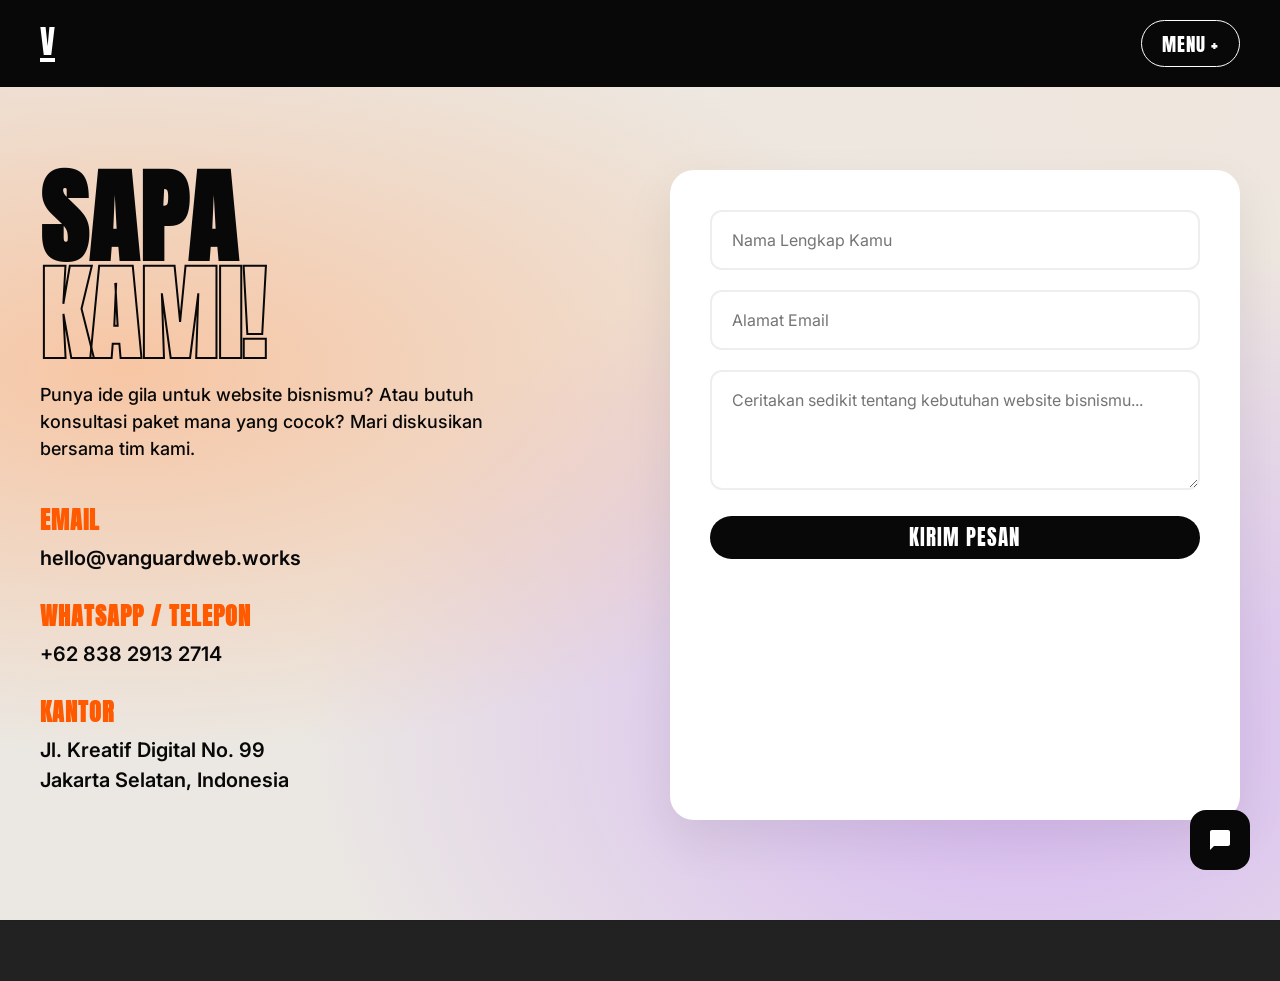
<file: kontak.html>
<!DOCTYPE html>
<html lang="id">
<head>
  <meta charset="UTF-8">
  <meta name="viewport" content="width=device-width, initial-scale=1.0">
  <title>Kontak - Vanguard Web Works</title>
  <link rel="preconnect" href="https://fonts.googleapis.com">
  <link rel="preconnect" href="https://fonts.gstatic.com" crossorigin>
  <link href="https://fonts.googleapis.com/css2?family=Anton&family=Inter:wght@400;500;600;700&display=swap" rel="stylesheet">
  <link rel="stylesheet" href="style.css">
  <style>
    .nav { mix-blend-mode: normal; background: var(--black); color: var(--white); padding: 12px 40px;}
    .page-wrapper { padding-top: 130px; padding-bottom: 100px; min-height: 80vh; }
    
    /* Custom UI untuk Form Kontak */
    .contact-split { display: grid; grid-template-columns: 1fr 1fr; gap: 60px; margin-top: 40px; }
    .contact-info-block { margin-top: 40px; }
    .contact-label { font-family: var(--font-display); font-size: 1.5rem; letter-spacing: 1px; color: var(--orange); margin-bottom: 5px; }
    .contact-value { font-size: 1.25rem; font-weight: 600; margin-bottom: 25px; }
    
    .contact-form-box { background: var(--white); border-radius: 24px; padding: 40px; box-shadow: 0 20px 50px rgba(0,0,0,0.08); }
    .form-group { margin-bottom: 20px; }
    .form-control { width: 100%; padding: 18px 20px; border: 2px solid #EEE; border-radius: 12px; font-family: var(--font-body); font-size: 1rem; transition: border-color 0.3s ease; }
    .form-control:focus { outline: none; border-color: var(--orange); }
    textarea.form-control { resize: vertical; min-height: 120px; }
    
    @media (max-width: 992px) {
      .contact-split { grid-template-columns: 1fr; }
      .contact-form-box { padding: 30px 20px; }
    }
  </style>
</head>
<body>

  <!-- NAVIGATION -->
  <nav class="nav">
    <div class="logo">
      <a href="index.html" class="r-mark" style="text-decoration: none; color: inherit;">V</a>
    </div>
    <button class="menu-btn">MENU +</button>
  </nav>

  <div class="page-wrapper mesh-bg">
      <div class="container contact-split">
        <!-- Bagian Kiri: Info -->
        <div>
          <h2 class="section-title massive">SAPA<br><span class="outline-text-dark" style="-webkit-text-stroke: 2px var(--black); color: transparent;">KAMI!</span></h2>
          <p class="body-text mt-2">Punya ide gila untuk website bisnismu? Atau butuh konsultasi paket mana yang cocok? Mari diskusikan bersama tim kami.</p>
          
          <div class="contact-info-block">
            <h4 class="contact-label">EMAIL</h4>
            <p class="contact-value">hello@vanguardweb.works</p>
            
            <h4 class="contact-label">WHATSAPP / TELEPON</h4>
            <p class="contact-value">+62 838 2913 2714</p>
            
            <h4 class="contact-label">KANTOR</h4>
            <p class="contact-value">Jl. Kreatif Digital No. 99<br>Jakarta Selatan, Indonesia</p>
          </div>
        </div>
        
        <!-- Bagian Kanan: Form -->
        <div class="contact-form-box">
          <form action="#" method="POST">
            <div class="form-group">
              <input type="text" class="form-control" placeholder="Nama Lengkap Kamu" required>
            </div>
            <div class="form-group">
              <input type="email" class="form-control" placeholder="Alamat Email" required>
            </div>
            <div class="form-group">
              <textarea class="form-control" placeholder="Ceritakan sedikit tentang kebutuhan website bisnismu..." required></textarea>
            </div>
            <button type="submit" class="btn btn-pill btn-dark" style="width: 100%; justify-content: center; border: none; background: var(--black); color: var(--white); cursor:pointer;">
              <span class="btn-text">KIRIM PESAN</span>
            </button>
          </form>
        </div>
      </div>
  </div>

  <!-- FOOTER -->
  <footer class="footer dark-bg">
      <!-- (Gunakan kode footer yang sama) -->
  </footer>

  <div class="chat-btn"><svg viewBox="0 0 24 24" width="24" height="24" fill="currentColor"><path d="M20 2H4C2.9 2 2 2.9 2 4V22L6 18H20C21.1 18 22 17.1 22 16V4C22 2.9 21.1 2 20 2Z"/></svg></div>
  <script src="script.js"></script>
</body>
</html>
</file>
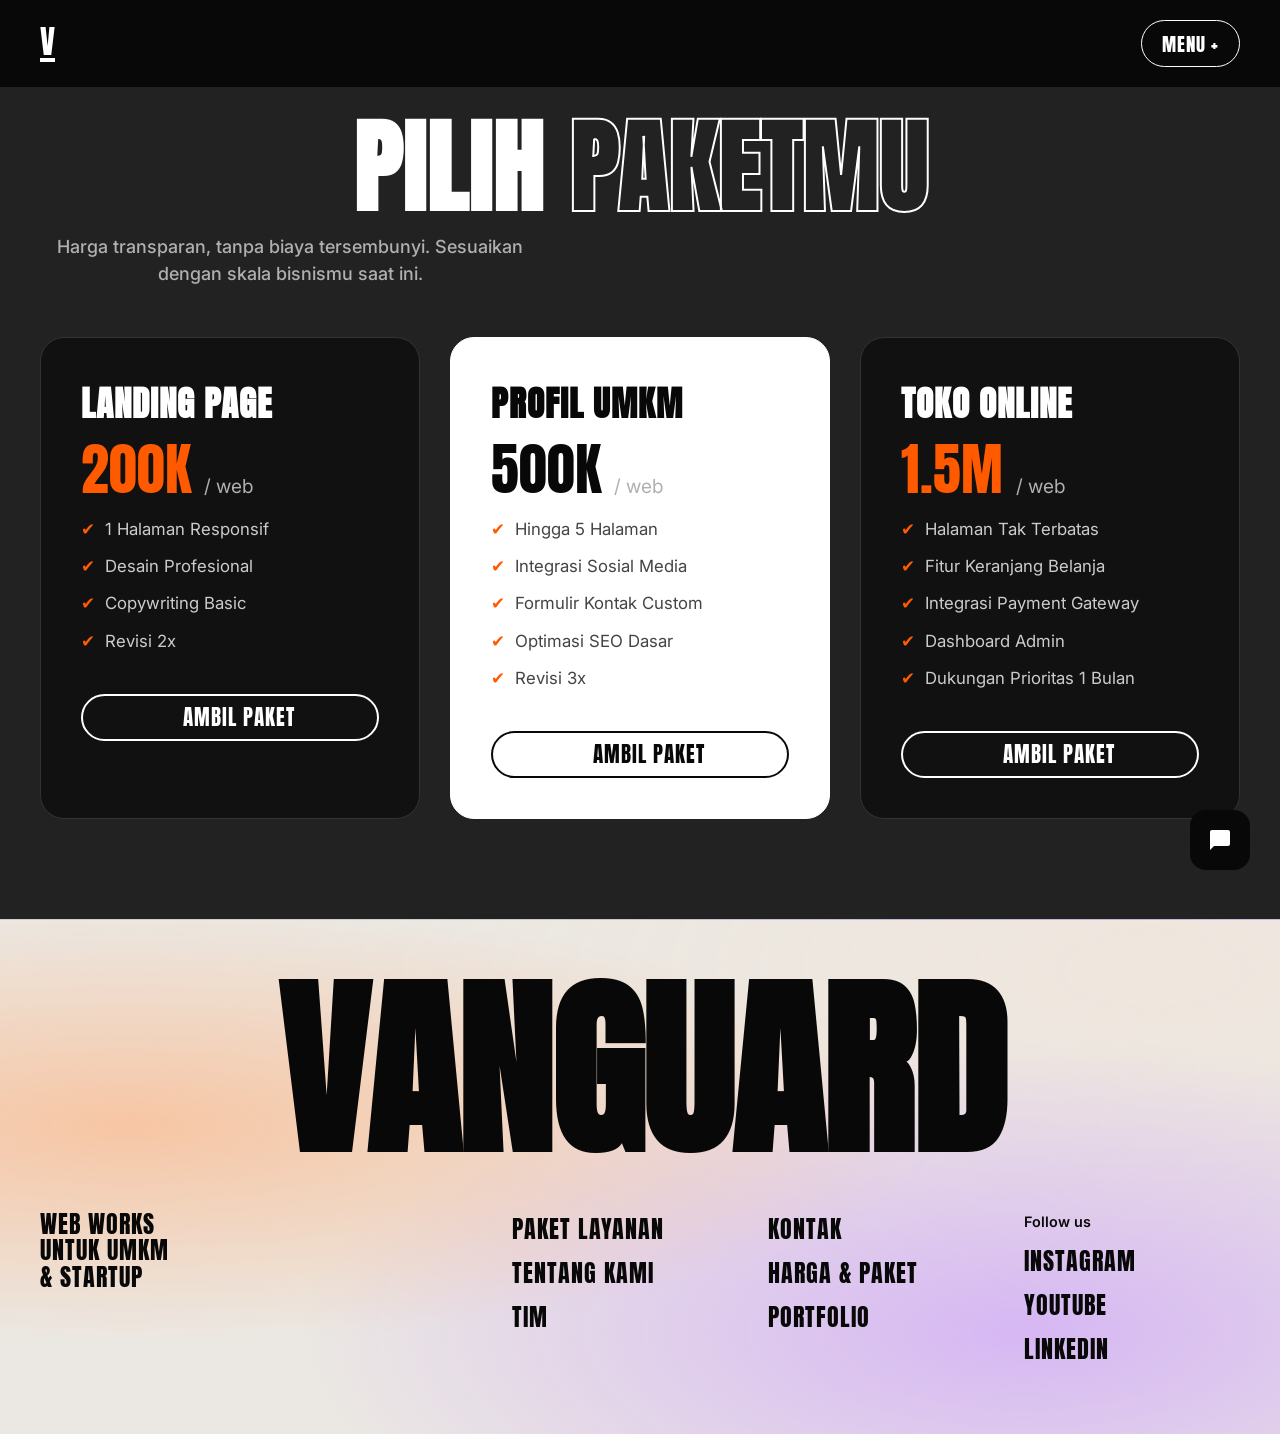
<file: paket layanan.html>
<!DOCTYPE html>
<html lang="id">
<head>
  <meta charset="UTF-8">
  <meta name="viewport" content="width=device-width, initial-scale=1.0">
  <title>Paket Layanan - Vanguard Web Works</title>
  <link rel="preconnect" href="https://fonts.googleapis.com">
  <link rel="preconnect" href="https://fonts.gstatic.com" crossorigin>
  <link href="https://fonts.googleapis.com/css2?family=Anton&family=Inter:wght@400;500;600;700&display=swap" rel="stylesheet">
  <link rel="stylesheet" href="style.css">
  <style>
    .nav { mix-blend-mode: normal; background: var(--black); color: var(--white); padding: 12px 40px;}
    .page-wrapper { padding-top: 120px; padding-bottom: 100px; min-height: 80vh; }
    
    /* Custom UI untuk Pricing */
    .pricing-grid { display: grid; grid-template-columns: repeat(auto-fit, minmax(300px, 1fr)); gap: 30px; margin-top: 50px; }
    .pricing-card { background: #111; border: 1px solid #333; border-radius: 24px; padding: 40px; text-align: left; transition: transform 0.3s ease, border-color 0.3s ease; }
    .pricing-card:hover { transform: translateY(-10px); border-color: var(--orange); }
    .pricing-title { font-family: var(--font-display); font-size: 2.2rem; color: var(--white); margin-bottom: 10px; letter-spacing: 1px;}
    .pricing-price { font-family: var(--font-display); font-size: 3.5rem; color: var(--orange); margin-bottom: 20px; line-height: 1; }
    .pricing-price span { font-size: 1.2rem; font-family: var(--font-body); color: var(--grey-text); }
    .pricing-features { list-style: none; margin-bottom: 40px; color: #CCC; font-size: 1.05rem; }
    .pricing-features li { margin-bottom: 12px; display: flex; gap: 10px; }
    .pricing-features li::before { content: "✔"; color: var(--orange); font-weight: bold; }
    .pricing-card .btn-pill { width: 100%; justify-content: center; }
  </style>
</head>
<body>

  <!-- NAVIGATION -->
  <nav class="nav">
    <div class="logo">
      <a href="index.html" class="r-mark" style="text-decoration: none; color: inherit;">V</a>
    </div>
    <button class="menu-btn">MENU +</button>
  </nav>

  <div class="page-wrapper dark-bg">
      <div class="container text-center">
        <h2 class="section-title massive">PILIH <span class="outline-text">PAKETMU</span></h2>
        <p class="body-text mx-auto mt-2" style="color: var(--grey-text);">Harga transparan, tanpa biaya tersembunyi. Sesuaikan dengan skala bisnismu saat ini.</p>
        
        <div class="pricing-grid">
          <!-- Card 1 -->
          <div class="pricing-card">
            <h3 class="pricing-title">LANDING PAGE</h3>
            <div class="pricing-price">200K <span>/ web</span></div>
            <ul class="pricing-features">
              <li>1 Halaman Responsif</li>
              <li>Desain Profesional</li>
              <li>Copywriting Basic</li>
              <li>Revisi 2x</li>
            </ul>
            <a href="kontak.html" class="btn btn-pill btn-orange">
              <span class="btn-text">AMBIL PAKET</span>
            </a>
          </div>
          
          <!-- Card 2 -->
          <div class="pricing-card" style="background: var(--white); border-color: var(--white);">
            <h3 class="pricing-title" style="color: var(--black);">PROFIL UMKM</h3>
            <div class="pricing-price" style="color: var(--black);">500K <span>/ web</span></div>
            <ul class="pricing-features" style="color: #444;">
              <li>Hingga 5 Halaman</li>
              <li>Integrasi Sosial Media</li>
              <li>Formulir Kontak Custom</li>
              <li>Optimasi SEO Dasar</li>
              <li>Revisi 3x</li>
            </ul>
            <a href="kontak.html" class="btn btn-pill btn-dark">
              <span class="btn-text">AMBIL PAKET</span>
            </a>
          </div>

          <!-- Card 3 -->
          <div class="pricing-card">
            <h3 class="pricing-title">TOKO ONLINE</h3>
            <div class="pricing-price">1.5M <span>/ web</span></div>
            <ul class="pricing-features">
              <li>Halaman Tak Terbatas</li>
              <li>Fitur Keranjang Belanja</li>
              <li>Integrasi Payment Gateway</li>
              <li>Dashboard Admin</li>
              <li>Dukungan Prioritas 1 Bulan</li>
            </ul>
            <a href="kontak.html" class="btn btn-pill btn-orange">
              <span class="btn-text">AMBIL PAKET</span>
            </a>
          </div>
        </div>
      </div>
  </div>

  <!-- FOOTER -->
  <footer class="footer mesh-bg">
    <!-- (Gunakan kode footer yang sama seperti di file aslinya) -->
    <div class="container relative">
      <h1 class="footer-title">VANGUARD</h1>
      <div class="footer-grid mt-4">
        <div><div class="footer-brand">WEB WORKS<br>UNTUK UMKM<br>& STARTUP</div></div>
        <div>
          <ul class="footer-links">
            <li><a href="paket layanan.html">PAKET LAYANAN</a></li>
            <li><a href="tentang kami.html">TENTANG KAMI</a></li>
            <li><a href="tim.html">TIM</a></li>
          </ul>
        </div>
        <div>
          <ul class="footer-links">
            <li><a href="kontak.html">KONTAK</a></li>
            <li><a href="#">HARGA & PAKET</a></li>
            <li><a href="#">PORTFOLIO</a></li>
          </ul>
        </div>
        <div>
          <div class="footer-social-label">Follow us</div>
          <ul class="footer-links">
            <li><a href="#">INSTAGRAM</a></li>
            <li><a href="#">YOUTUBE</a></li>
            <li><a href="#">LINKEDIN</a></li>
          </ul>
        </div>
      </div>
    </div>
  </footer>

  <div class="chat-btn"><svg viewBox="0 0 24 24" width="24" height="24" fill="currentColor"><path d="M20 2H4C2.9 2 2 2.9 2 4V22L6 18H20C21.1 18 22 17.1 22 16V4C22 2.9 21.1 2 20 2Z"/></svg></div>
  <script src="script.js"></script>
</body>
</html>
</file>
<file: style.css>
/* ==========================================================================
   CSS VARIABLES & RESET
   ========================================================================== */
:root {
  --bg-light: #EBE8E3;
  --bg-dark: #222222;
  --black: #080808;
  --white: #FFFFFF;
  --orange: #FF5A00;
  --grey-text: #B0B0B0;
  
  --font-display: 'Anton', impact, sans-serif;
  --font-body: 'Inter', system-ui, sans-serif;
}

* {
  box-sizing: border-box;
  margin: 0;
  padding: 0;
}

body {
  font-family: var(--font-body);
  background-color: var(--bg-light);
  color: var(--black);
  line-height: 1.5;
  overflow-x: hidden;
  -webkit-font-smoothing: antialiased;
}

a {
  text-decoration: none;
  color: inherit;
}

/* ==========================================================================
   UTILITIES & LAYOUT
   ========================================================================== */
.container {
  max-width: 1400px;
  margin: 0 auto;
  padding: 0 40px;
}

.relative { position: relative; }
.text-center { text-align: center; }
.mt-2 { margin-top: 1rem; }
.mt-4 { margin-top: 3rem; }
.mb-4 { margin-bottom: 3rem; }
.mb-5 { margin-bottom: 5rem; }
.pt-0 { padding-top: 0 !important; }

.dark-bg { background-color: var(--bg-dark); color: var(--white); }
.light-bg { background-color: var(--bg-light); color: var(--black); }

.hero.dark-bg {
  background-image:
    linear-gradient(rgba(10, 10, 10, 0.55), rgba(10, 10, 10, 0.55)),
    url('https://preview.redd.it/kyoto-night-walk-in-march-5160x2160-v0-7tdn4ga0k0ue1.png?width=1080&crop=smart&auto=webp&s=59a6f57659c7404c477679a484a92c6cc6047191');
  background-size: cover;
  background-position: center;
  background-repeat: no-repeat;
}

section { padding: 100px 0; }

.grid-2 {
  display: grid;
  grid-template-columns: 1fr 1fr;
  gap: 60px;
  align-items: center;
}
.align-start { align-items: start; }

/* ==========================================================================
   TYPOGRAPHY
   ========================================================================== */
.hero-title, .section-title, .footer-title {
  font-family: var(--font-display);
  text-transform: uppercase;
  line-height: 0.95;
  margin: 0;
}

.hero-title {
  font-size: clamp(4rem, 10vw, 9rem);
  letter-spacing: 2px;
}

.section-title {
  font-size: clamp(3rem, 7vw, 6.5rem);
  letter-spacing: 1px;
}
.section-title.massive { font-size: clamp(3.5rem, 8vw, 7.5rem); }

.outline-text {
  color: transparent;
  -webkit-text-stroke: 2px var(--white);
}

.outline-text-dark {
  color: transparent;
  -webkit-text-stroke: 2px var(--black);
}

.body-text {
  font-size: 1.125rem;
  font-weight: 500;
  margin-bottom: 1.5rem;
  max-width: 500px;
}

/* ==========================================================================
   NAVIGATION
   ========================================================================== */
.nav {
  position: fixed;
  top: 0; left: 0; right: 0;
  padding: 20px 40px;
  display: flex;
  justify-content: space-between;
  align-items: center;
  z-index: 100;
  mix-blend-mode: difference;
  color: white;
}

.r-mark {
  font-family: var(--font-display);
  font-size: 2rem;
  border-bottom: 4px solid white;
  line-height: 1;
  display: inline-block;
}

.menu-btn {
  background: transparent;
  border: 1px solid white;
  color: white;
  border-radius: 50px;
  padding: 8px 20px;
  font-family: var(--font-display);
  font-size: 1.2rem;
  cursor: pointer;
  letter-spacing: 1px;
  transition: 0.3s ease;
}
.menu-btn:hover { background: white; color: black; }

/* ==========================================================================
   BUTTONS
   ========================================================================== */
.btn-pill {
  display: inline-flex;
  align-items: center;
  gap: 12px;
  border: 2px solid;
  border-radius: 50px;
  padding: 6px 6px 6px 24px;
  font-family: var(--font-display);
  font-size: 1.3rem;
  letter-spacing: 1px;
  transition: transform 0.3s ease;
}
.btn-pill:hover { transform: scale(1.05); }

.btn-orange { border-color: var(--white); color: var(--white); }
.btn-orange .btn-icon { background-color: var(--orange); border-radius: 50%; width: 36px; height: 36px; display: flex; align-items: center; justify-content: center; color: white;}

.btn-dark { border-color: var(--black); color: var(--black); }
.btn-dark .btn-icon-orange { background-color: var(--orange); border-radius: 50%; width: 36px; height: 36px; display: flex; align-items: center; justify-content: center; color: white;}

/* ==========================================================================
   SPECIFIC ELEMENTS (Masks, Badges, Inline Pill)
   ========================================================================== */
.inline-img-pill {
  display: inline-block;
  width: 250px;
  height: clamp(60px, 8vw, 110px);
  background-image: url('https://images.unsplash.com/photo-1522071820081-009f0129c71c?ixlib=rb-4.0.3&auto=format&fit=crop&w=600&q=80');
  background-size: cover;
  background-position: center;
  border-radius: 100px;
  vertical-align: middle;
  margin: 0 15px;
}

.badge-inline {
  display: inline-block;
  width: clamp(60px, 8vw, 90px);
  height: clamp(60px, 8vw, 90px);
  background-image: url('data:image/svg+xml;utf8,<svg xmlns="http://www.w3.org/2000/svg" viewBox="0 0 100 100"><circle cx="50" cy="50" r="45" fill="%23111" /><path d="M 35 40 Q 40 30 45 40 M 65 40 Q 60 30 55 40 M 35 60 Q 50 80 65 60" stroke="%23E4F059" stroke-width="4" fill="none" stroke-linecap="round"/><circle cx="50" cy="50" r="48" fill="none" stroke="%23E4F059" stroke-width="1" stroke-dasharray="4"/></svg>');
  background-size: cover;
  vertical-align: text-bottom;
}

.badge-spin {
  position: absolute;
  top: -40px;
  right: 15%;
  animation: spin 10s linear infinite;
  z-index: 10;
}
.badge-footer { top: -60px; left: 15%; right: auto; }

@keyframes spin { 100% { transform: rotate(360deg); } }

.octagon-mask {
  width: 100%;
  aspect-ratio: 1;
  clip-path: polygon(30% 0%, 70% 0%, 100% 30%, 100% 70%, 70% 100%, 30% 100%, 0% 70%, 0% 30%);
}
.octagon-mask img { width: 100%; height: 100%; object-fit: cover; }

/* ==========================================================================
   TRAININGS TYPOGRAPHY CLUSTER
   ========================================================================== */
.eyebrow-center {
  text-align: center;
  font-family: var(--font-display);
  font-size: 1.5rem;
  letter-spacing: 1px;
  margin-bottom: 2rem;
}

.typographic-cluster {
  text-align: center;
  font-family: var(--font-display);
  font-size: clamp(3rem, 8vw, 7.5rem);
  line-height: 0.9;
}
.typographic-cluster .word { position: relative; margin-right: 30px; display: inline-block; }
.typographic-cluster .word sup {
  font-family: var(--font-body); font-weight: bold; font-size: 1rem;
  position: absolute; top: 10px; right: -25px;
}
.typographic-cluster .black { color: var(--black); }
.typographic-cluster .grey { color: var(--grey-text); }

.image-grid { display: grid; grid-template-columns: repeat(4, 1fr); gap: 20px; }
.img-card { aspect-ratio: 1; overflow: hidden; position: relative; }
.img-card img { width: 100%; height: 100%; object-fit: cover; }
.date-card::before {
  content: ""; position: absolute; top: 0; left: 0; width: 80px; height: 100px;
  background: rgba(0,0,0,0.7); z-index: 1;
}
.date-badge {
  position: absolute; top: 10px; left: 10px; z-index: 2;
  color: white; font-family: var(--font-display); text-align: center; line-height: 1;
  font-size: 1.2rem;
}
.date-badge span { font-size: 2.5rem; display: block; margin: -2px 0; }

/* ==========================================================================
   TEAM SECTION
   ========================================================================== */
.team-text { padding-left: 40px; }
.team-grid { display: grid; grid-template-columns: repeat(4, 1fr); height: 450px; }
.team-member { overflow: hidden; position: relative; }
.team-member img { width: 100%; height: 100%; object-fit: cover; }

/* ==========================================================================
   TESTIMONIALS (FLEX MASONRY FIX - ANTI BOLONG)
   ========================================================================== */
.mesh-bg {
  background: var(--bg-light);
  background-image: 
    radial-gradient(at 10% 40%, rgba(255, 175, 122, 0.6) 0px, transparent 50%),
    radial-gradient(at 80% 80%, rgba(200, 150, 255, 0.6) 0px, transparent 50%),
    radial-gradient(at 90% 10%, rgba(240, 230, 220, 0.8) 0px, transparent 50%);
}

.masonry-layout {
  display: flex;
  align-items: flex-start;
  gap: 24px;
  width: 100%;
}

.masonry-column {
  display: flex;
  flex-direction: column;
  gap: 24px;
  flex: 1;
}

/* Efek Offset/Turun khusus kolom tengah agar senada dengan UI referensi */
.masonry-column.staggered {
  margin-top: 60px; 
}

/* ==========================================
   TESTIMONIAL SECTION (RAPI & MODERN)
========================================== */

.testimonials{
    padding:140px 0 160px;
}

.testimonials .container{
    max-width:1400px;
    margin:0 auto;
}

/* Judul */

.testimonials .section-title{
    font-size:clamp(4rem,8vw,7rem);
    line-height:1.08;
    letter-spacing:1px;
    text-align:center;

    margin-bottom:90px;
}

/* Grid */

.testimonial-grid{
    display:grid;
    grid-template-columns:repeat(3,1fr);

    gap:35px;

    margin-top:0;
}

/* Card */

.testi-card{
    background:#fff;
    border-radius:16px;

    padding:45px;

    display:flex;
    flex-direction:column;

    min-height:360px;

    box-shadow:0 15px 40px rgba(0,0,0,.08);

    transition:.35s ease;
}

.testi-card:hover{
    transform:translateY(-8px);
    box-shadow:0 25px 60px rgba(0,0,0,.12);
}

/* Avatar */

.testi-avatar{
    width:60px;
    height:60px;
    border-radius:50%;
    overflow:hidden;
    margin-bottom:30px;
}

.testi-avatar img{
    width:100%;
    height:100%;
    object-fit:cover;
}

/* Isi */

.testi-text{
    font-size:1.08rem;
    line-height:1.8;
    color:#333;

    margin-bottom:35px;

    flex:1;
}

/* Nama */

.testi-author{
    font-family:var(--font-display);
    font-size:1.35rem;
    letter-spacing:1px;
    line-height:1.2;
}

.role{
    display:block;
    margin-top:8px;

    font-size:.95rem;
    font-family:var(--font-body);
    font-weight:600;
    color:var(--orange);
}

/* Tablet */

@media(max-width:992px){

.testimonial-grid{
    grid-template-columns:repeat(2,1fr);
}

.testimonials .section-title{
    margin-bottom:70px;
}

}

/* Mobile */

@media(max-width:768px){

.testimonial-grid{
    grid-template-columns:1fr;
    gap:25px;
}

.testimonials{
    padding:90px 0;
}

.testimonials .section-title{
    margin-bottom:55px;
}

.testi-card{
    min-height:auto;
}

}
/* ==========================================================================
   FOOTER
   ========================================================================== */
.footer { padding-bottom: 60px; border-top: 1px solid rgba(0,0,0,0.1); }
.footer-title {
  font-size: clamp(4rem, 15vw, 14rem);
  text-align: center;
  margin-top: 60px;
  letter-spacing: -2px;
}
.footer-grid { display: grid; grid-template-columns: 2fr 1fr 1fr 1fr; gap: 40px; }
.footer-brand { font-family: var(--font-display); font-size: 1.5rem; line-height: 1.1; letter-spacing: 1px; }
.footer-links { list-style: none; font-family: var(--font-display); font-size: 1.5rem; letter-spacing: 1px;}
.footer-links li { margin-bottom: 8px; }
.footer-links a:hover { color: var(--orange); }
.footer-social-label { font-size: 0.9rem; font-weight: 600; margin-bottom: 10px; }

/* ==========================================================================
   FLOATING CHAT
   ========================================================================== */
.chat-btn {
  position: fixed;
  bottom: 30px; right: 30px;
  background: var(--black); color: var(--white);
  width: 60px; height: 60px; border-radius: 16px;
  display: flex; align-items: center; justify-content: center;
  cursor: pointer; z-index: 99; transition: 0.3s;
}
.chat-btn:hover { background: var(--orange); }

/* ==========================================================================
   RESPONSIVE
   ========================================================================== */
@media (max-width: 1024px) {
  .grid-2 { grid-template-columns: 1fr; }
  .image-grid, .team-grid { grid-template-columns: repeat(2, 1fr); }
  
  .masonry-layout { 
    flex-wrap: wrap; 
  }
  .masonry-column { 
    min-width: 45%; 
  }
  .masonry-column.staggered { 
    margin-top: 0; /* Matikan offset di tablet */
  }

  .footer-grid { grid-template-columns: 1fr 1fr; }
  .badge-spin { right: 5%; }
  .team-text { padding-left: 0; }
  .inline-img-pill { width: 150px; }
}

@media (max-width: 600px) {
  .footer-grid, .image-grid, .team-grid { grid-template-columns: 1fr; }
  
  .masonry-layout { 
    flex-direction: column; 
  }
  .masonry-column { 
    min-width: 100%; 
  }
  
  .badge-spin { display: none; }
  section { padding: 60px 0; }
}

/* ==========================================================================
   TAMBAHAN OPTIMASI MOBILE (MAX-WIDTH: 768PX)
   ========================================================================== */
@media (max-width: 768px) {
  /* 1. Navigasi dan Container */
  .container {
    padding: 0 20px; /* Mengurangi ruang kosong di kiri-kanan layar */
  }
  .nav {
    padding: 15px 20px !important; /* Membuat header lebih ramping */
  }

  /* 2. Tipografi (Menurunkan batas minimum clamp) */
  .hero-title {
    font-size: clamp(2.5rem, 10vw, 9rem); 
  }
  .section-title {
    font-size: clamp(2rem, 7vw, 6.5rem);
  }
  .section-title.massive {
    font-size: clamp(2.2rem, 8vw, 7.5rem);
  }
  .footer-title {
    font-size: clamp(2.8rem, 15vw, 14rem); /* Mencegah judul footer tumpah */
  }
  .body-text {
    font-size: 1rem;
  }

  /* 3. Cluster Teks Layanan (Merapikan teks yang menumpuk) */
  .typographic-cluster {
    font-size: clamp(1.8rem, 8vw, 7.5rem);
    line-height: 1.3;
  }
  .typographic-cluster .word {
    margin-right: 12px;
  }
  .typographic-cluster .word sup {
    right: -15px;
    font-size: 0.8rem;
  }

  /* 4. Tombol (Membuat tombol lebih proporsional saat disentuh jempol) */
  .btn-pill {
    font-size: 1rem;
    padding: 6px 6px 6px 18px;
  }
  .btn-pill .btn-icon, 
  .btn-pill .btn-icon-orange {
    width: 30px;
    height: 30px;
  }

  /* 5. Kartu Harga (Memaksa grid menjadi 1 kolom penuh agar tidak terpotong) */
  .pricing-grid {
    grid-template-columns: 1fr !important;
  }
}

/* Tambahan ekstra untuk layar yang sangat sempit (seperti iPhone SE) */
@media (max-width: 400px) {
  .hero-title {
    font-size: clamp(2.2rem, 10vw, 9rem);
  }
  .team-card {
    padding: 30px 15px; /* Mengurangi padding di kartu tim */
  }
}
</file>
